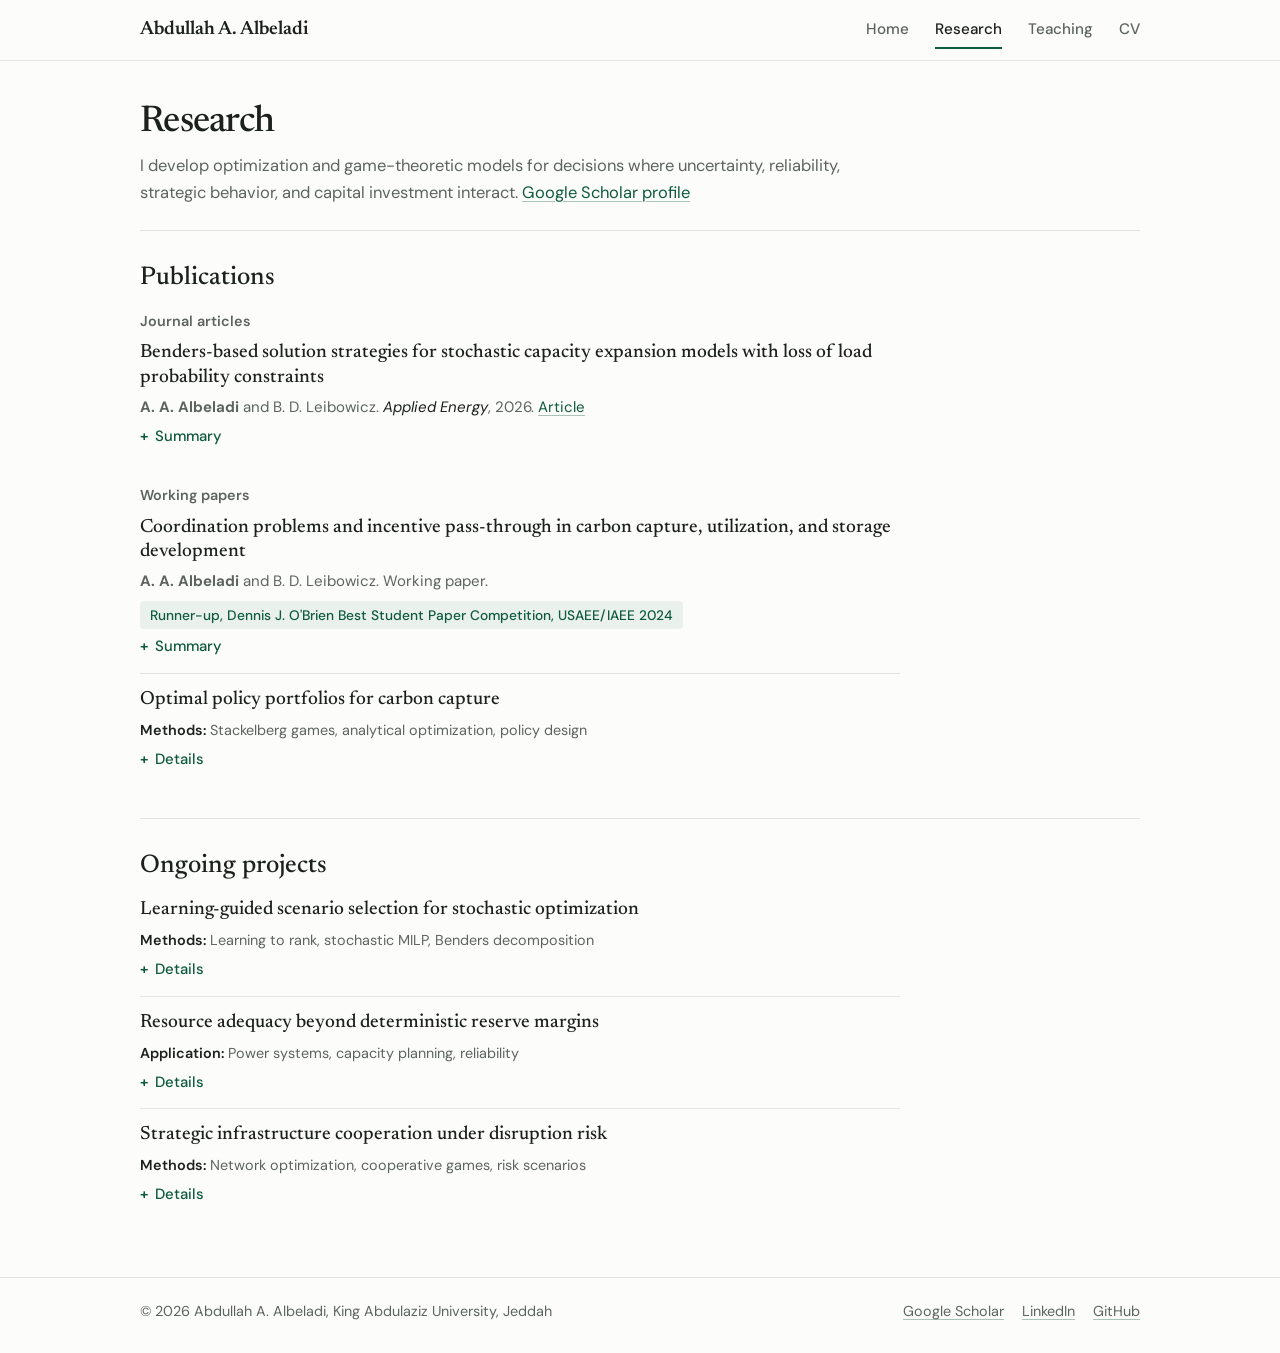
<file: research.html>
<!doctype html>
<html lang="en">
<head>
  <meta charset="utf-8">
  <meta name="viewport" content="width=device-width, initial-scale=1">
  <link rel="icon" href="favicon.svg" type="image/svg+xml">
  <link rel="preconnect" href="https://fonts.googleapis.com">
  <link rel="preconnect" href="https://fonts.gstatic.com" crossorigin>
  <link rel="stylesheet" href="https://fonts.googleapis.com/css2?family=DM+Sans:opsz,wght@9..40,400;9..40,500;9..40,600&family=Newsreader:opsz,wght@6..72,400;6..72,500;6..72,600&display=swap">
  <link rel="stylesheet" href="styles.css">
  <title>Research | Abdullah A. Albeladi</title>
  <meta name="description" content="Publications and ongoing research by Abdullah A. Albeladi in stochastic optimization, energy systems, carbon capture, and learning-guided optimization.">
  <meta property="og:title" content="Research | Abdullah A. Albeladi">
  <meta property="og:description" content="Publications and ongoing research by Abdullah A. Albeladi in stochastic optimization, energy systems, carbon capture, and learning-guided optimization.">
  <meta property="og:type" content="website">
  <meta property="og:url" content="https://aalbeladi.github.io/research.html">
  <meta property="og:image" content="https://aalbeladi.github.io/DSC_17741.jpg">
</head>
<body>
<header class="site-header">
  <div class="wrap nav">
    <a class="site-name" href="index.html">Abdullah A. Albeladi</a>
    <nav class="nav-links" aria-label="Main"><a href="index.html">Home</a><a href="research.html" aria-current="page">Research</a><a href="teaching.html">Teaching</a><a href="cv.html">CV</a></nav>
  </div>
</header>

<main class="wrap">
  <section class="page-title">
    <h1>Research</h1>
    <p>I develop optimization and game-theoretic models for decisions where uncertainty, reliability, strategic behavior, and capital investment interact. <a href="https://scholar.google.com/citations?user=GiuHl7sAAAAJ&amp;hl=en">Google Scholar profile</a></p>
  </section>

  <section class="section">
    <h2>Publications</h2>
    <p class="sub">Journal articles</p>
    <ul class="entries">
        <li class="entry">
          <h3>Benders-based solution strategies for stochastic capacity expansion models with loss of load probability constraints</h3>
          <p class="meta"><strong>A. A. Albeladi</strong> and B. D. Leibowicz. <em>Applied Energy</em>, 2026. <a href="https://doi.org/10.1016/j.apenergy.2026.128615">Article</a></p>
          <details><summary>Summary</summary><p>A two-stage stochastic capacity-expansion model that embeds a loss-of-load probability requirement directly as a chance constraint, together with scenario-wise Benders strategies and structure-informed scenario selection that make the model tractable.</p></details>
        </li>
    </ul>
    <p class="sub">Working papers</p>
    <ul class="entries">
        <li class="entry">
          <h3>Coordination problems and incentive pass-through in carbon capture, utilization, and storage development</h3>
          <p class="meta"><strong>A. A. Albeladi</strong> and B. D. Leibowicz. Working paper.</p>
          <span class="award">Runner-up, Dennis J. O'Brien Best Student Paper Competition, USAEE/IAEE 2024</span>
          <details><summary>Summary</summary><p>A mixed-complementarity equilibrium model of capturers, traders, pipelines, storers, and utilizers. The paper asks how coordination failures change deployment and how policy incentives are transmitted through the CCUS value chain.</p></details>
        </li>
      <li class="entry">
          <h3>Optimal policy portfolios for carbon capture</h3>
          <p class="tags"><b>Methods:</b> Stackelberg games, analytical optimization, policy design</p>
          <details><summary>Details</summary><p>A leader–follower model of carbon-capture policy design. The policymaker chooses a portfolio of upfront support, output-based incentives, and emissions penalties while heterogeneous firms choose adoption and capture decisions. The goal is to understand when portfolios outperform single-instrument policy.</p></details>
        </li>
    </ul>
  </section>

  <section class="section">
    <h2>Ongoing projects</h2>
    <ul class="entries">
        <li class="entry">
          <h3>Learning-guided scenario selection for stochastic optimization</h3>
          <p class="tags"><b>Methods:</b> Learning to rank, stochastic MILP, Benders decomposition</p>
          <details><summary>Details</summary><p>Can a model learn which uncertainty scenarios are most likely to drive feasibility or computational difficulty? This project combines scenario-level features, ranking models, and optimization-based audits to guide reduced stochastic programs and decomposition algorithms without replacing mathematical optimization.</p></details>
        </li>
        <li class="entry">
          <h3>Resource adequacy beyond deterministic reserve margins</h3>
          <p class="tags"><b>Application:</b> Power systems, capacity planning, reliability</p>
          <details><summary>Details</summary><p>Extensions of the capacity-expansion framework that add transmission, battery state of charge, scenario reduction, and deterministic planning-reserve-margin benchmarks. The central question is how planning decisions change when adequacy is represented probabilistically inside the optimization model.</p></details>
        </li>
        <li class="entry">
          <h3>Strategic infrastructure cooperation under disruption risk</h3>
          <p class="tags"><b>Methods:</b> Network optimization, cooperative games, risk scenarios</p>
          <details><summary>Details</summary><p>Optimization and cooperative-game models for shared infrastructure when regions face correlated disruption risk. The work studies system value, coalition incentives, and allocation rules for large cross-border infrastructure investments.</p></details>
        </li>
    </ul>
  </section>
</main>

<footer class="site-footer">
  <div class="wrap footer">
    <p>© <span data-year>2026</span> Abdullah A. Albeladi, King Abdulaziz University, Jeddah</p>
    <nav aria-label="Profiles">
      <!-- TODO: replace YOUR_EMAIL@kau.edu.sa with your email, then delete the word hidden -->
      <a href="mailto:YOUR_EMAIL@kau.edu.sa" hidden>Email</a>
      <a href="https://scholar.google.com/citations?user=GiuHl7sAAAAJ&amp;hl=en">Google Scholar</a>
      <a href="https://www.linkedin.com/in/aalbeladi/">LinkedIn</a>
      <a href="https://github.com/abu3abed1">GitHub</a>
    </nav>
  </div>
</footer>
<script src="script.js"></script>
</body>
</html>
</file>
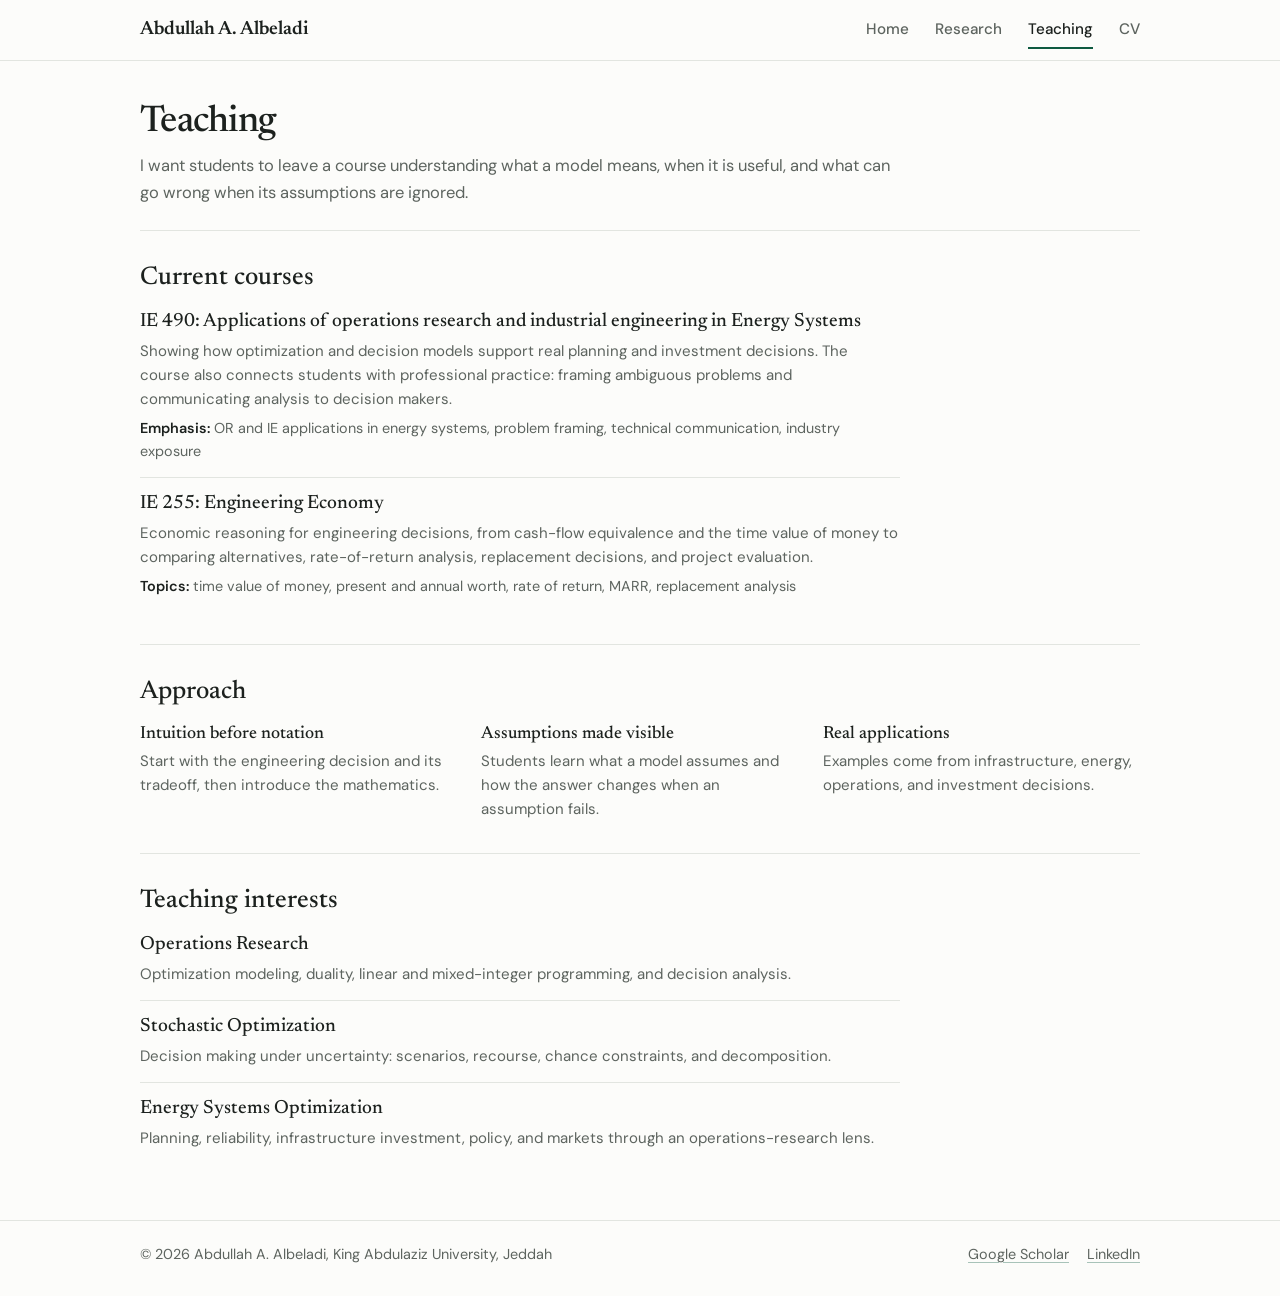
<file: teaching.html>
<!doctype html>
<html lang="en">
<head>
  <meta charset="utf-8">
  <meta name="viewport" content="width=device-width, initial-scale=1">
  <link rel="icon" href="favicon.svg" type="image/svg+xml">
  <link rel="preconnect" href="https://fonts.googleapis.com">
  <link rel="preconnect" href="https://fonts.gstatic.com" crossorigin>
  <link rel="stylesheet" href="https://fonts.googleapis.com/css2?family=DM+Sans:opsz,wght@9..40,400;9..40,500;9..40,600&family=Newsreader:opsz,wght@6..72,400;6..72,500;6..72,600&display=swap">
  <link rel="stylesheet" href="styles.css">
  <title>Teaching | Abdullah A. Albeladi</title>
  <meta name="description" content="Courses taught by Abdullah A. Albeladi at King Abdulaziz University, including Engineering Economy and the Industrial Engineering Seminar.">
  <meta property="og:title" content="Teaching | Abdullah A. Albeladi">
  <meta property="og:description" content="Courses taught by Abdullah A. Albeladi at King Abdulaziz University, including Engineering Economy and the Industrial Engineering Seminar.">
  <meta property="og:type" content="website">
  <meta property="og:url" content="https://aalbeladi.github.io/teaching.html">
  <meta property="og:image" content="https://aalbeladi.github.io/DSC_17741.jpg">
</head>
<body>
<header class="site-header">
  <div class="wrap nav">
    <a class="site-name" href="index.html">Abdullah A. Albeladi</a>
    <nav class="nav-links" aria-label="Main"><a href="index.html">Home</a><a href="research.html">Research</a><a href="teaching.html" aria-current="page">Teaching</a><a href="cv.html">CV</a></nav>
  </div>
</header>

<main class="wrap">
  <section class="page-title">
    <h1>Teaching</h1>
    <p>I want students to leave a course understanding what a model means, when it is useful, and what can go wrong when its assumptions are ignored.</p>
  </section>

  <section class="section">
    <h2>Current courses</h2>
    <ul class="entries">
      <li class="entry">
        <h3>IE 490: Applications of operations research and industrial engineering in Energy Systems</h3>
        <p class="meta"> Showing how optimization and decision models support real planning and investment decisions. The course also connects students with professional practice: framing ambiguous problems and communicating analysis to decision makers.</p>
        <p class="tags"><b>Emphasis:</b> OR and IE applications in energy systems, problem framing, technical communication, industry exposure</p>
      </li>
      <li class="entry">
        <h3>IE 255: Engineering Economy</h3>
        <p class="meta">Economic reasoning for engineering decisions, from cash-flow equivalence and the time value of money to comparing alternatives, rate-of-return analysis, replacement decisions, and project evaluation.</p>
        <p class="tags"><b>Topics:</b> time value of money, present and annual worth, rate of return, MARR, replacement analysis</p>
      </li>
    </ul>
  </section>

  <section class="section">
    <h2>Approach</h2>
    <div class="principles">
      <div><h3>Intuition before notation</h3><p>Start with the engineering decision and its tradeoff, then introduce the mathematics.</p></div>
      <div><h3>Assumptions made visible</h3><p>Students learn what a model assumes and how the answer changes when an assumption fails.</p></div>
      <div><h3>Real applications</h3><p>Examples come from infrastructure, energy, operations, and investment decisions.</p></div>
    </div>
  </section>

  <section class="section">
    <h2>Teaching interests</h2>
    <ul class="entries">
      <li class="entry"><h3>Operations Research</h3><p class="meta">Optimization modeling, duality, linear and mixed-integer programming, and decision analysis.</p></li>
      <li class="entry"><h3>Stochastic Optimization</h3><p class="meta">Decision making under uncertainty: scenarios, recourse, chance constraints, and decomposition.</p></li>
      <li class="entry"><h3>Energy Systems Optimization</h3><p class="meta">Planning, reliability, infrastructure investment, policy, and markets through an operations-research lens.</p></li>
    </ul>
  </section>
</main>

<footer class="site-footer">
  <div class="wrap footer">
    <p>© <span data-year>2026</span> Abdullah A. Albeladi, King Abdulaziz University, Jeddah</p>
    <nav aria-label="Profiles">
      <!-- TODO: replace YOUR_EMAIL@kau.edu.sa with your email, then delete the word hidden -->
      <a href="mailto:aamalbeladi@kau.edu.sa" hidden>Email</a>
      <a href="https://scholar.google.com/citations?user=GiuHl7sAAAAJ&amp;hl=en">Google Scholar</a>
      <a href="https://www.linkedin.com/in/aalbeladi/">LinkedIn</a>
    </nav>
  </div>
</footer>
<script src="script.js"></script>
</body>
</html>
</file>
<file: styles.css>
:root{
  --bg:#fcfcfa;
  --ink:#1c211e;
  --muted:#5d645f;
  --line:#e2e5e0;
  --accent:#0e5a40;
  --tint:#eaf1ed;
  --sans:'DM Sans',system-ui,-apple-system,'Segoe UI',sans-serif;
  --serif:'Newsreader',Georgia,'Times New Roman',serif;
  --wide:1000px;
  --text:760px;
}

*{box-sizing:border-box}
html{-webkit-text-size-adjust:100%}
body{margin:0;background:var(--bg);color:var(--ink);font:16.5px/1.6 var(--sans);-webkit-font-smoothing:antialiased}
img{display:block;max-width:100%;height:auto}
a{color:var(--accent);text-decoration:underline;text-decoration-thickness:1px;text-underline-offset:3px;text-decoration-color:rgba(14,90,64,.35)}
a:hover{text-decoration-color:currentColor}
a:focus-visible,summary:focus-visible{outline:2px solid var(--accent);outline-offset:3px;border-radius:2px}
p{margin:0 0 .8em}
h1,h2,h3{font-family:var(--serif);font-weight:500;line-height:1.2;margin:0}

.wrap{width:min(var(--wide),100% - 40px);margin-inline:auto}

/* Header */
.site-header{border-bottom:1px solid var(--line)}
.nav{display:flex;align-items:center;justify-content:space-between;gap:16px;min-height:60px}
.site-name{font-family:var(--serif);font-size:1.2rem;font-weight:600;color:var(--ink);text-decoration:none}
.nav-links{display:flex;gap:26px}
.nav-links a{color:var(--muted);text-decoration:none;font-weight:500;font-size:.95rem;padding:6px 0;border-bottom:2px solid transparent}
.nav-links a:hover{color:var(--ink)}
.nav-links a[aria-current="page"]{color:var(--ink);border-bottom-color:var(--accent)}

main{padding:40px 0 56px}

/* Home profile */
.profile{display:grid;grid-template-columns:170px 1fr;grid-template-rows:auto 1fr;gap:0 36px;align-items:start;padding-bottom:36px;border-bottom:1px solid var(--line)}
.profile-photo{grid-row:1 / span 2;width:170px;aspect-ratio:4/5;object-fit:cover;object-position:center 22%;border-radius:6px}
.profile-head,.profile-body{grid-column:2}
.profile h1{font-size:2.5rem;letter-spacing:-.02em}
.role{margin:6px 0 18px;color:var(--muted);font-size:1.02rem}
.bio{max-width:640px}
.bio p:last-child{margin-bottom:0}

.links{display:flex;flex-wrap:wrap;gap:8px;margin-top:18px;padding:0;list-style:none}
.links a{display:inline-block;padding:6px 13px;border:1px solid var(--line);border-radius:999px;background:#fff;color:var(--ink);text-decoration:none;font-size:.9rem;font-weight:500}
.links a:hover{border-color:var(--accent);color:var(--accent)}
.links a.primary{background:var(--accent);border-color:var(--accent);color:#fff}
.links a.primary:hover{background:#0b4833;color:#fff}

/* Sections */
.section{padding:32px 0;border-bottom:1px solid var(--line)}
.section:last-child{border-bottom:0;padding-bottom:0}
.section > h2{font-size:1.6rem;margin-bottom:16px}
.section-more{margin:14px 0 0;font-size:.95rem}
.intro{max-width:var(--text);color:var(--muted)}

/* Page title (inner pages) */
.page-title{padding-bottom:24px;border-bottom:1px solid var(--line)}
.page-title h1{font-size:2.3rem;letter-spacing:-.02em}
.page-title p{margin:8px 0 0;color:var(--muted);max-width:var(--text)}

/* News */
.news{list-style:none;margin:0;padding:0;max-width:var(--text)}
.news li{display:grid;grid-template-columns:64px 1fr;gap:14px;padding:6px 0}
.news time{color:var(--accent);font-weight:600;font-variant-numeric:tabular-nums}

/* Interests */
.interests{display:grid;grid-template-columns:1fr 1fr;gap:18px 40px}
.interests h3{font-size:1.15rem;margin-bottom:3px}
.interests p{margin:0;color:var(--muted);font-size:.95rem}

/* Publications & projects */
.entries{list-style:none;margin:0;padding:0}
.entry{padding:14px 0;border-top:1px solid var(--line);max-width:var(--text)}
.entry:first-child{border-top:0;padding-top:0}
.entry h3{font-size:1.2rem;line-height:1.3}
.meta{margin:4px 0 0;color:var(--muted);font-size:.94rem}
.meta em{color:var(--ink)}
.award{display:block;width:fit-content;margin-top:8px;padding:3px 10px;background:var(--tint);color:var(--accent);border-radius:4px;font-size:.86rem;font-weight:500}
.entry-links{display:flex;flex-wrap:wrap;gap:6px 16px;margin-top:6px;font-size:.93rem;align-items:center}
.sub{font-size:.9rem;font-weight:600;color:var(--muted);margin:22px 0 8px}
.sub:first-of-type{margin-top:0}

details{margin-top:6px}
summary{cursor:pointer;color:var(--accent);font-size:.93rem;font-weight:500;width:fit-content;list-style:none}
summary::-webkit-details-marker{display:none}
summary::before{content:'+';display:inline-block;width:1em;font-weight:600}
details[open] summary::before{content:'–'}
details p{margin:6px 0 0;color:var(--muted);font-size:.95rem}
.tags{margin:6px 0 0;color:var(--muted);font-size:.9rem}
.tags b{color:var(--ink);font-weight:600}

/* Compact rows: teaching, education, CV */
.rows{list-style:none;margin:0;padding:0;max-width:var(--text)}
.row{display:grid;grid-template-columns:110px 1fr;gap:18px;padding:10px 0;border-top:1px solid var(--line)}
.row:first-child{border-top:0;padding-top:0}
.row-date{color:var(--accent);font-weight:600;font-size:.94rem;font-variant-numeric:tabular-nums}
.row h3{font-size:1.12rem;line-height:1.3}
.row p{margin:2px 0 0;color:var(--muted);font-size:.95rem}

/* CV layout */
.cv{display:grid;grid-template-columns:190px 1fr;gap:48px;padding-top:28px}
.cv-nav{position:sticky;top:20px;align-self:start;display:flex;flex-direction:column;gap:2px}
.cv-nav a{color:var(--muted);text-decoration:none;font-size:.92rem;padding:3px 0}
.cv-nav a:hover{color:var(--accent)}
.cv-nav .links{margin:14px 0 0}
.cv-body .section:first-child{padding-top:0}
.cv-body .section{scroll-margin-top:16px}

/* Teaching */
.principles{display:grid;grid-template-columns:repeat(3,1fr);gap:24px}
.principles h3{font-size:1.1rem;margin-bottom:4px}
.principles p{margin:0;color:var(--muted);font-size:.94rem}

/* Footer */
.site-footer{border-top:1px solid var(--line);padding:22px 0 30px;color:var(--muted);font-size:.9rem}
.footer{display:flex;flex-wrap:wrap;justify-content:space-between;gap:10px 24px}
.footer p{margin:0}
.footer nav{display:flex;flex-wrap:wrap;gap:6px 18px}
.footer a{color:var(--muted)}

[hidden]{display:none !important}

@media (max-width:760px){
  body{font-size:16px}
  .nav{flex-direction:column;align-items:flex-start;gap:2px;padding:12px 0 0;min-height:0}
  .nav-links{gap:22px;overflow-x:auto;width:100%}
  .nav-links a{padding:8px 0 10px}
  main{padding:24px 0 40px}
  .profile{grid-template-columns:96px 1fr;grid-template-rows:auto;gap:6px 18px;padding-bottom:26px}
  .profile-photo{width:96px;grid-row:1}
  .profile-head{grid-column:2;align-self:center}
  .profile-body{grid-column:1 / -1;margin-top:12px}
  .profile h1{font-size:1.75rem}
  .role{margin:4px 0 0;font-size:.93rem;line-height:1.4}
  .section{padding:26px 0}
  .section > h2{font-size:1.4rem;margin-bottom:12px}
  .page-title h1{font-size:1.9rem}
  .interests,.principles{grid-template-columns:1fr;gap:14px}
  .row{grid-template-columns:1fr;gap:2px}
  .news li{grid-template-columns:52px 1fr;gap:10px}
  .cv{grid-template-columns:1fr;gap:0;padding-top:18px}
  .cv-nav{position:static;flex-direction:row;flex-wrap:wrap;gap:4px 16px;padding-bottom:16px;border-bottom:1px solid var(--line)}
  .cv-nav .links{width:100%;margin-top:8px}
  .cv-body .section:first-child{padding-top:26px}
  .footer{flex-direction:column}
}

@media print{
  .site-header,.site-footer,.cv-nav,.links{display:none}
  body{background:#fff;font-size:11pt}
  details p{display:block}
}
</file>
